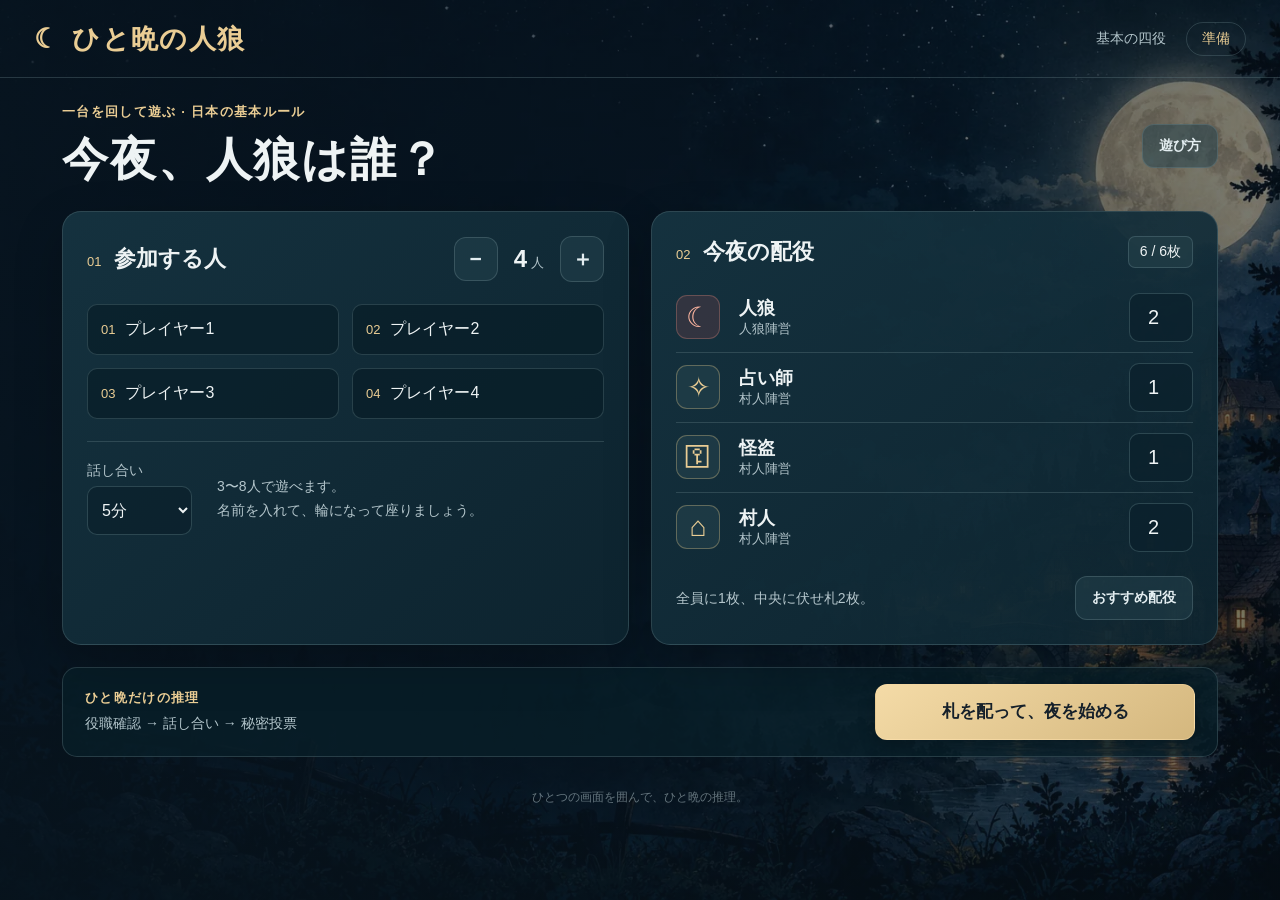
<file: index.html>
<!doctype html>
<html lang="ja"><head><meta charset="utf-8"><meta name="viewport" content="width=device-width,initial-scale=1"><meta name="theme-color" content="#11182b"><title>ひと晩の人狼</title><link rel="icon" href="data:image/svg+xml,%3Csvg xmlns='http://www.w3.org/2000/svg' viewBox='0 0 32 32'%3E%3Crect width='32' height='32' rx='8' fill='%2311182b'/%3E%3Cpath d='M23 7A11 11 0 1 0 25 24A10 10 0 0 1 23 7' fill='%23edcd87'/%3E%3C/svg%3E"><style>:root{--night-art:url('[data-uri]')}
:root{color-scheme:dark;font-family:"Yu Gothic UI","Hiragino Sans",sans-serif;color:#eef3f4;background:#0a1721;--muted:#b3c5cb;--gold:#eacd94;--line:#66818755;--surface:#122b36e8}*{box-sizing:border-box}body{margin:0;min-height:100vh;background:linear-gradient(90deg,#081621d9,#08162188),var(--night-art) center/cover fixed,#0b1d29}button,input,select{font:inherit}button{font-size:17px;font-weight:700;min-height:56px;padding:14px 22px;border:1px solid #ffdfaa66;border-radius:12px;color:#15202a;background:linear-gradient(145deg,#f4dba7,#d4b77e);box-shadow:0 5px 18px #0003;cursor:pointer;touch-action:manipulation}button:hover{filter:brightness(1.12)}button:disabled{opacity:.4;cursor:default;filter:none}button.secondary{color:#e3edf0;border-color:#738f9655;background:#24424e88;box-shadow:none}button.small{font-size:14px;min-height:44px;padding:10px 16px}button:focus-visible,input:focus-visible,select:focus-visible,summary:focus-visible,a:focus-visible{outline:3px solid #83d6f0;outline-offset:3px}header{height:78px;padding:0 34px;max-width:1320px;margin:auto;display:flex;align-items:center;justify-content:space-between;border-bottom:1px solid var(--line)}.brand{font-family:"Yu Mincho","Hiragino Mincho ProN",serif;font-size:27px;font-weight:700;letter-spacing:.05em;color:var(--gold);display:flex;gap:13px;align-items:center}.header-meta{display:flex;gap:20px;align-items:center;font-size:14px}.edition{color:var(--muted)}#phase{padding:7px 15px;border:1px solid var(--line);border-radius:30px;color:var(--gold)}main{max-width:1220px;margin:auto;padding:24px 32px}footer{font-size:12px;color:#b4c7cc88;text-align:center;padding:8px 20px 15px}h1,h2,h3,p{margin:0}h1{font-family:"Yu Mincho","Hiragino Mincho ProN",serif;font-weight:700;font-size:clamp(32px,4vw,46px);line-height:1.3;letter-spacing:.04em}h2{font-size:22px;line-height:1.45}h3{font-size:18px;line-height:1.5}p{font-size:16px;line-height:1.75;color:var(--muted);margin-top:13px}.eyebrow{font-size:13px;font-weight:700;color:var(--gold);letter-spacing:.1em;display:inline-block;margin-bottom:9px}.row{display:flex;justify-content:space-between;align-items:center;gap:14px}.panel{background:linear-gradient(140deg,#163441ed,#0e2530ed);border:1px solid var(--line);border-radius:19px;padding:24px;box-shadow:0 18px 50px #0003;min-width:0}.setup-heading{display:flex;justify-content:space-between;align-items:center;margin-bottom:21px}.layout{display:grid;grid-template-columns:1fr 1fr;gap:22px}.section-number{font-size:13px;color:var(--gold);font-weight:400;margin-right:6px}.counter{display:flex;align-items:center;gap:16px}.counter button{width:44px;padding:8px;font-size:21px}.counter strong{font-size:24px;font-variant-numeric:tabular-nums;white-space:nowrap}.counter small{font-size:13px;color:var(--muted);padding-left:4px;font-weight:400}.names{display:grid;grid-template-columns:1fr 1fr;gap:13px;margin-top:22px}.names label{position:relative;display:flex;align-items:center;gap:10px;background:#081d27b3;border:1px solid #68838b55;border-radius:10px;padding:0 13px}.seat{font-size:13px;color:var(--gold);font-variant-numeric:tabular-nums}input,select{width:100%;min-height:49px;color:#eef3f4;border:1px solid #6e909755;border-radius:10px;padding:10px;background:#0b202bb3;font-size:16px}.names input{border:0;background:none;padding:10px 0;min-width:0}input[type=number]{width:64px;text-align:center;font-size:20px}label{font-size:14px;color:var(--muted)}.setup-settings{display:flex;gap:25px;align-items:center;border-top:1px solid var(--line);padding-top:20px;margin-top:22px}.setup-settings label{display:grid;gap:6px;min-width:105px}.setup-settings p{font-size:14px;margin:0}.badge{padding:6px 11px;border:1px solid #718d9555;border-radius:7px;font-size:14px;background:#233f49aa;white-space:nowrap}.badge.invalid{color:#ffb5aa;border-color:#ba7a70}.role-list{margin-top:15px}.role-row{display:grid;grid-template-columns:48px 1fr 64px;gap:15px;align-items:center;padding:10px 0;border-bottom:1px solid var(--line)}.role-row strong{display:block;font-size:18px;color:#eef3f4}.role-row div span{font-size:13px}.role-row:last-child{border-bottom:0}.role-emblem{height:44px;width:44px;border-radius:11px;display:grid;place-items:center;font-size:28px;color:var(--gold);border:1px solid #c9b48166;background:#29465080}.wolf .role-emblem{background:#563b4677;color:#ffb6a0;border-color:#ba7a7066}.deck-note{margin-top:14px}.deck-note p{font-size:14px;margin:0}.launch-bar{display:flex;align-items:center;justify-content:space-between;gap:20px;background:#09202abb;border:1px solid var(--line);border-radius:15px;padding:16px 22px;margin-top:22px}.launch-bar p{margin:0;font-size:14px}.launch-bar .eyebrow{margin-bottom:4px}.launch-bar button{min-width:320px}.error{color:#ffb5aa;font-size:14px}.error:not(:empty){margin-top:6px}.wide{width:100%;margin-top:18px}.handoff{display:grid;grid-template-columns:290px minmax(0,480px);justify-content:center;gap:65px;align-items:center;min-height:520px}.card-back{height:370px;max-width:260px;width:100%;padding:28px;border:1px solid #d6c28f99;border-radius:20px;outline:1px solid #d6c28f55;outline-offset:-12px;background:radial-gradient(ellipse,#36626a99,#0b243399),var(--night-art) 75% center/cover;box-shadow:0 22px 60px #0008,0 0 40px #96b9bc15;display:flex;align-items:center;justify-content:space-between;flex-direction:column;transform:rotate(-5deg)}.moon-mark{font-size:120px;line-height:1;color:var(--gold);text-shadow:0 0 35px #eacd9466}.card-ornament{color:var(--gold);font-size:18px}.card-caption{font-family:"Yu Mincho",serif;letter-spacing:.2em;color:var(--gold);font-size:19px}.handoff h1{overflow-wrap:anywhere}.handoff h1 small{display:block;font-family:"Yu Gothic UI",sans-serif;letter-spacing:0;font-weight:400;font-size:20px;color:var(--muted);margin-top:13px}.progress{display:flex;gap:7px;margin-top:25px;margin-bottom:7px}.dot{height:5px;width:28px;border-radius:4px;background:#6e8a9355}.dot.done{background:#8ea9ad}.dot.current{background:var(--gold);box-shadow:0 0 12px #eacd9455}.privacy-note{display:block;font-size:14px;color:var(--muted);text-align:center;margin-top:15px}.secret-head{display:flex;justify-content:space-between;align-items:center;margin-bottom:18px}.secret-head .eyebrow{font-size:12px;margin-bottom:3px}.secret-head h2{overflow-wrap:anywhere}.private-grid{display:grid;grid-template-columns:310px 1fr;gap:26px;align-items:stretch}.role-card{border:1px solid #b7a36c99;border-radius:20px;outline:1px solid #b7a36c44;outline-offset:-10px;background:linear-gradient(0deg,#091c2bd9,#254754bb),var(--night-art) 75% center/cover;box-shadow:0 16px 50px #0005;min-height:400px;display:flex;flex-direction:column;align-items:center;justify-content:center;padding:30px;text-align:center}.role-card.wolf{background:linear-gradient(0deg,#191c2aeb,#5a374999),var(--night-art) 75% center/cover;border-color:#cb897b99}.large-emblem{font-size:83px;color:var(--gold);line-height:1.2;margin:15px 0;text-shadow:0 0 35px #efd09544}.role-card h1{font-size:40px;color:var(--gold)}.team-label{font-size:14px;border:1px solid #c9b48166;border-radius:30px;color:var(--gold);padding:5px 15px;margin-top:16px}.role-card p{font-size:14px;margin-top:25px}.action-panel{display:flex;flex-direction:column;min-height:400px}.action-panel>p{margin-bottom:18px}.action-panel .eyebrow{margin-bottom:8px}.actions{display:flex;gap:12px;flex-wrap:wrap}.actions button{flex:1}.mode-switch{margin-bottom:8px}.mode-switch button{font-size:16px}.choices{display:grid;grid-template-columns:1fr 1fr;gap:12px}.choice{display:flex;align-items:center;gap:10px;min-height:62px;color:#edf6f6;background:#1a3946c9;border:1px solid #718f9966;text-align:left;padding:13px 15px;font-size:17px;box-shadow:none;overflow-wrap:anywhere}.choice-number{color:var(--gold);font-size:13px;flex-shrink:0}.choice-check{margin-left:auto;color:#799da7}.choice.selected{background:#665e3977;border-color:var(--gold);box-shadow:inset 0 0 0 1px var(--gold)}.choice.selected .choice-check{color:var(--gold)}.choice span:nth-child(2){min-width:0}.selection-label{font-size:14px!important;margin:10px 0 12px!important}.reveal{background:#132e39;border:1px solid #688d9666;border-left:3px solid var(--gold);padding:22px;border-radius:11px;margin:4px 0 10px}.reveal strong{display:block;color:var(--gold);font-family:"Yu Mincho",serif;font-size:28px;margin:8px 0;overflow-wrap:anywhere}.reveal span{color:var(--muted);font-size:15px}.reveal p{font-size:14px;margin-top:12px}.reveal-item+.reveal-item{border-top:1px solid var(--line);padding-top:15px;margin-top:15px}.robber-result{border-color:#baa57688}.skip{align-self:center;margin-top:12px;background:none!important;border:0!important;color:var(--muted)!important;text-decoration:underline;text-underline-offset:5px;box-shadow:none!important}.action-bottom{margin-top:auto}.center-cards{display:flex;gap:20px;justify-content:center;margin-top:16px}.mini-back{height:115px;width:82px;border:1px solid #d6c28f88;border-radius:10px;outline:1px solid #d6c28f44;outline-offset:-6px;display:grid;place-items:center;color:var(--gold);font-family:serif;font-size:32px;background:radial-gradient(ellipse,#345d6a,#132936)}.quiet-note{text-align:center;margin:25px 0;color:var(--gold)}.quiet-note>span{font-size:46px}.note{font-size:14px;line-height:1.7;color:var(--muted)}.discussion-grid{display:grid;grid-template-columns:1fr 1fr;gap:40px;align-items:center;min-height:520px}.discussion-copy h1{margin:12px 0}.badges{display:flex;gap:8px;flex-wrap:wrap;margin-top:22px}.discussion-hints{border-left:1px solid #d1b97f66;padding-left:20px;margin-top:30px;margin-bottom:20px}.discussion-hints p{font-size:15px;margin-top:17px}.discussion-hints strong{color:#ecf2f3}.timer-panel{text-align:center;padding:34px 25px}.clock{font-size:clamp(70px,10vw,118px);font-family:Georgia,serif;font-variant-numeric:tabular-nums;color:var(--gold);line-height:1.2;margin:22px 0 30px}.timer-panel>.wide{margin-top:25px}.timer-panel .actions button{font-size:15px;padding:14px}.vote-grid{display:grid;grid-template-columns:300px 1fr;gap:28px}.vote-copy{padding:15px 5px}.vote-sigil{font-size:100px;color:var(--gold);line-height:1.2;margin-top:18px}.vote-confirm{margin-top:auto}.vote-confirm p{font-size:15px;margin-top:15px;overflow-wrap:anywhere}.result-heading{display:flex;gap:20px;justify-content:space-between;align-items:center;margin-bottom:22px}.result-heading h1{font-size:34px;color:var(--gold)}.result-heading p{font-size:15px}.result-heading .actions{flex-shrink:0}.result-heading button{font-size:15px;padding:13px 18px}.result-grid{display:grid;grid-template-columns:1.65fr 1fr;gap:22px}.table-wrap{overflow-x:auto}.result-table{width:100%;border-collapse:collapse;text-align:left;margin-top:15px;table-layout:fixed}.result-table th,.result-table td{padding:13px 9px;border-bottom:1px solid var(--line);font-size:16px;overflow-wrap:anywhere}.result-table th{color:var(--muted);font-size:13px;font-weight:400}.result-table th:first-child{width:34%}.result-table th:last-child{width:14%}.result-table tr.exiled{background:#71464c33}.execution{font-size:12px;color:#ffbbab;border:1px solid #b6797066;border-radius:4px;padding:2px 5px;white-space:nowrap}.wolf-text{color:#ffb6a0}.center-results{display:grid;grid-template-columns:1fr 1fr;gap:13px;margin:16px 0 22px}.center-results>div{display:flex;align-items:center;flex-direction:column;gap:10px;border:1px solid #ac9f7066;border-radius:10px;padding:15px;background:#17313c}.center-results>div>span:first-child{font-size:13px;color:var(--muted)}details{margin-top:18px;color:var(--muted);font-size:14px}summary{cursor:pointer;color:#e5edf0;min-height:44px;padding-top:10px}.stack{display:grid;gap:12px;margin-top:15px}.muted{color:var(--muted)}dialog{color:#eef3f4;background:#102631;border:1px solid #7b969b77;border-radius:18px;padding:0;max-width:900px;width:calc(100% - 48px);max-height:calc(100dvh - 50px);box-shadow:0 30px 100px #0009}dialog::backdrop{background:#04101bcc;backdrop-filter:blur(6px)}.rule-modal{padding:28px}.rule-modal>.row{position:sticky;top:-1px;background:#102631;padding-bottom:15px}.rule-sections{display:grid;grid-template-columns:1fr 1fr;gap:22px;margin-top:15px}.rule-sections section{border-top:1px solid var(--line);padding-top:18px}.rule-sections p{font-size:15px}.rule-sections a{color:var(--gold)}#privacy{position:fixed;inset:0;z-index:9;background:#0b1d29;display:grid;place-items:center;padding:24px}#privacy[hidden]{display:none}#privacy .panel{max-width:520px;width:100%;text-align:center}#privacy button{margin-top:22px}#privacy h2{margin-top:12px}body[data-screen=private] footer,body[data-screen=handoff] footer{opacity:.55}@media(min-width:850px) and (max-height:800px){header{height:64px}main{padding:18px 28px}.setup-heading{margin-bottom:15px}h1{font-size:36px}.panel{padding:20px}.names{margin-top:15px;gap:10px}.role-row{padding:8px 0}.setup-settings{padding-top:15px;margin-top:17px}.launch-bar{margin-top:16px;padding:12px 20px}.handoff{min-height:480px}.discussion-grid{min-height:460px}.role-card,.action-panel{min-height:390px}.role-card p{margin-top:18px}.result-table th,.result-table td{padding:10px 8px}}@media(max-width:849px){header{padding:0 22px;height:68px}.brand{font-size:23px}.edition{display:none}main{padding:22px}.layout{gap:15px}.panel{padding:19px}.setup-grid{grid-template-columns:1fr}.launch-bar{align-items:stretch;flex-direction:column;gap:12px}.launch-bar button{min-width:0;width:100%}.handoff{grid-template-columns:220px 1fr;gap:30px;min-height:500px}.card-back{height:315px}.private-grid{grid-template-columns:230px 1fr;gap:18px}.role-card{padding:25px 16px}.role-card h1{font-size:32px}.large-emblem{font-size:66px}.choices{gap:9px}.choice{padding:12px;font-size:15px}.discussion-grid{gap:23px}.discussion-copy h1{font-size:34px}.vote-grid{grid-template-columns:210px 1fr;gap:20px}.result-heading{align-items:flex-start;flex-direction:column}.result-grid{grid-template-columns:1.3fr 1fr}.result-table td{font-size:14px}.header-meta{font-size:13px}}@media(max-width:600px){header{padding:0 18px}.brand{font-size:21px}main{padding:20px 16px}.setup-heading h1{font-size:30px}.setup-heading .eyebrow{font-size:11px}.setup-heading button{padding:9px 13px}.names{gap:10px}.counter{gap:10px}h2{font-size:20px}.deck-note{flex-wrap:wrap}.handoff{grid-template-columns:1fr;gap:24px;min-height:0;text-align:center;padding:18px 5px}.card-back{height:185px;width:135px;margin:auto;padding:21px;transform:rotate(-4deg)}.moon-mark{font-size:61px}.card-caption{font-size:11px}.card-ornament{font-size:12px}.handoff h1{font-size:34px}.handoff h1 small{font-size:18px}.handoff .progress{justify-content:center}.private-grid,.vote-grid,.discussion-grid,.result-grid{grid-template-columns:1fr;gap:19px}.role-card{min-height:0;padding:23px;display:grid;grid-template-columns:75px 1fr;column-gap:16px;text-align:left;justify-content:start}.role-card .eyebrow{grid-column:2;font-size:12px;margin:0}.role-card .large-emblem{grid-column:1;grid-row:1/4;font-size:62px;margin:0;text-align:center}.role-card h1{grid-column:2;font-size:30px;margin-top:3px}.team-label{grid-column:2;justify-self:start;margin-top:6px;font-size:12px;padding:3px 10px}.role-card p{display:none}.action-panel{min-height:0;padding:20px}.private .choices{grid-template-columns:1fr 1fr}.choice{min-height:62px;font-size:15px}.secret-head h2{font-size:19px}.vote-copy{padding:0}.vote-copy h1{font-size:33px}.vote-copy p{font-size:14px}.vote-copy .vote-sigil{display:none}.vote-copy .note{display:none}.vote-copy .progress{margin-top:15px}.discussion-grid{min-height:0}.discussion-hints{margin-top:20px}.timer-panel{padding:26px 20px}.clock{font-size:90px}.result-table td{font-size:14px;padding:12px 6px}.result-heading h1{font-size:30px}.rule-sections{grid-template-columns:1fr}.rule-modal{padding:22px}.rule-modal h2{font-size:21px}dialog{width:calc(100% - 24px)}.result-side{margin-bottom:12px}}@media(prefers-reduced-motion:no-preference){button{transition:filter .15s,background .15s,box-shadow .15s}.role-card,.card-back{animation:arrive .35s ease-out}.reveal{animation:arrive .25s ease-out}@keyframes arrive{from{opacity:.3;translate:0 7px}to{opacity:1;translate:0 0}}}
@media(min-width:850px){.choices:has(.choice:nth-child(5)){grid-template-columns:repeat(3,minmax(0,1fr))}.choice{min-height:58px;font-size:16px}.action-panel>p{margin-bottom:14px}.skip{margin-top:6px}}

.abstain{margin-top:14px;justify-content:center}.abstain .choice-check{margin-left:12px}

.gather-note{margin-top:24px;padding:17px 20px;border-left:2px solid var(--gold);background:#142e3988;border-radius:0 10px 10px 0}.gather-note>span{color:var(--gold);font-size:16px}.gather-note p{font-size:14px;margin-top:6px}.result-gather .handoff-copy h1{font-size:clamp(28px,3.4vw,40px)}.reveal-count{font-family:Georgia,serif;font-size:130px;line-height:1.2;color:var(--gold);margin:25px 0;text-shadow:0 0 40px #eacd9455}body[data-screen=unveiling] .card-back{transform:rotate(0deg);box-shadow:0 0 65px #eacd9433}body[data-screen=gather] footer,body[data-screen=unveiling] footer{opacity:.5}@media(max-width:600px){.gather-note{text-align:left;margin-top:18px}.result-gather .handoff-copy h1{font-size:29px}.reveal-count{font-size:100px;margin:18px 0}}@media(prefers-reduced-motion:no-preference){body[data-screen=gather] .card-back{animation:sealed-pulse 3s ease-in-out infinite}body[data-screen=unveiling] .card-back{transition:transform 2s,box-shadow 2s}body[data-screen=results] .win{animation:arrive .5s ease-out}@keyframes sealed-pulse{50%{box-shadow:0 22px 60px #0008,0 0 40px #eacd9433}}}
</style></head>
<body><header><div class="brand">☾ <span>ひと晩の人狼</span></div><div class="header-meta"><span class="edition">基本の四役</span><span id="phase">準備</span></div></header><main id="app"></main><footer>ひとつの画面を囲んで、ひと晩の推理。</footer><dialog id="rules" aria-label="遊び方"></dialog><div id="privacy" hidden><div class="panel"><span class="eyebrow">画面を隠しました</span><h2>本人だけで確認</h2><p>周りの人に見えないように持ってください。</p><button id="resume">続きの画面を開く</button></div></div><script>'use strict';
const ROLES={wolf:{name:'人狼',symbol:'☾',team:'人狼陣営',text:'ほかに人狼がいるか確認します。中央の札は見られません。'},seer:{name:'占い師',symbol:'✧',team:'村人陣営',text:'ほかの人1人の役職、または中央の2枚を確認できます。'},robber:{name:'怪盗',symbol:'⚿',team:'村人陣営',text:'自分とほかの人1人の役職を交換して、受け取る札を確認します。'},villager:{name:'村人',symbol:'⌂',team:'村人陣営',text:'夜の行動はありません。話し合いで情報を集め、人狼を探しましょう。'}};
const $=s=>document.querySelector(s),app=$('#app');
const esc=s=>String(s).replace(/[&<>"']/g,c=>({'&':'&amp;','<':'&lt;','>':'&gt;','"':'&quot;',"'":'&#39;'}[c]));
let config={names:['プレイヤー1','プレイヤー2','プレイヤー3','プレイヤー4'],counts:{wolf:2,seer:1,robber:1,villager:2},minutes:5};
let game=null,screen='setup',selected=[],mode='',revealed=false,timer=null,remaining=300,running=false,deadline=0;
function phase(text){$('#phase').textContent=text;}
function paint(html){app.innerHTML=html;document.body.dataset.screen=screen;window.scrollTo(0,0);}
function button(text,action,cls=''){return `<button class="${cls}" data-action="${action}">${text}</button>`;}
function progress(){return `<div class="progress" aria-label="${game.i+1}人目、全${game.names.length}人">${game.names.map((_,i)=>`<span class="dot ${i<game.i?'done':''} ${i===game.i?'current':''}"></span>`).join('')}</div>`;}
function setup(){screen='setup';phase('準備');paint(`<div class="setup-heading"><div><span class="eyebrow">一台を回して遊ぶ · 日本の基本ルール</span><h1>今夜、人狼は誰？</h1></div>${button('遊び方','rules','secondary small')}</div><div class="layout setup-grid"><section class="panel"><div class="row"><h2><span class="section-number">01</span> 参加する人</h2><div class="counter">${button('−','minus','secondary small')}<strong>${config.names.length}<small>人</small></strong>${button('＋','plus','secondary small')}</div></div><div class="names">${config.names.map((n,i)=>`<label><span class="seat">${String(i+1).padStart(2,'0')}</span><input aria-label="プレイヤー${i+1}の名前" data-name="${i}" value="${esc(n)}" maxlength="20" autocomplete="off"></label>`).join('')}</div><div class="setup-settings"><label>話し合い<select id="minutes">${[3,5,7,10].map(m=>`<option value="${m}" ${config.minutes===m?'selected':''}>${m}分</option>`).join('')}</select></label><p>3〜8人で遊べます。<br>名前を入れて、輪になって座りましょう。</p></div></section><section class="panel"><div class="row"><h2><span class="section-number">02</span> 今夜の配役</h2><span id="count" class="badge"></span></div><div class="role-list">${Object.entries(ROLES).map(([k,r])=>`<label class="role-row ${k}"><span class="role-emblem" aria-hidden="true">${r.symbol}</span><div><strong>${r.name}</strong><span>${r.team}</span></div><input aria-label="${r.name}の枚数" type="number" inputmode="numeric" min="0" max="${k==='wolf'?2:k==='villager'?8:1}" data-role="${k}" value="${config.counts[k]}"></label>`).join('')}</div><div class="row deck-note"><p>全員に1枚、中央に伏せ札2枚。</p>${button('おすすめ配役','preset','secondary small')}</div></section></div><div class="launch-bar"><div><span class="eyebrow">ひと晩だけの推理</span><p>役職確認 → 話し合い → 秘密投票</p><div id="error" class="error" role="alert"></div></div>${button('札を配って、夜を始める','start')}</div>`);count();$('[data-action="minus"]').disabled=config.names.length===3;$('[data-action="plus"]').disabled=config.names.length===8;}
function count(){const total=Object.values(config.counts).reduce((a,b)=>a+b,0);$('#count').textContent=`${total} / ${config.names.length+2}枚`;$('#count').classList.toggle('invalid',total!==config.names.length+2);}
function preset(){config.counts={wolf:2,seer:1,robber:1,villager:config.names.length-2};setup();}
function shuffle(a){for(let i=a.length-1;i>0;i--){const buf=new Uint32Array(1);let x;const limit=Math.floor(4294967296/(i+1))*(i+1);do{crypto.getRandomValues(buf);x=buf[0];}while(x>=limit);const j=x%(i+1);[a[i],a[j]]=[a[j],a[i]];}return a;}
function start(){const n=config.names.map(x=>x.trim()),c=config.counts;let err='';if(n.some(x=>!x))err='全員の名前を入れてください。';else if(new Set(n).size!==n.length)err='区別できるように、名前を変えてください。';else if(Object.entries(c).some(([k,v])=>!Number.isInteger(v)||v<0||v>(k==='wolf'?2:k==='villager'?8:1)))err='役職の枚数を確認してください。';else if(c.wolf<1)err='人狼を1〜2枚入れてください。';else if(Object.values(c).reduce((a,b)=>a+b,0)!==n.length+2)err=`役職を合計${n.length+2}枚にしてください。`;if(err){$('#error').textContent=err;return;}config.names=n;stopTimer();hideOff();const deck=shuffle(Object.entries(c).flatMap(([k,v])=>Array(v).fill(k)));game={names:[...n],original:deck.slice(0,n.length),final:deck.slice(0,n.length),center:deck.slice(n.length),i:0,stage:'night',rob:null,votes:[],log:[]};remaining=config.minutes*60;handoff();}
function handoff(){screen='handoff';revealed=false;selected=[];mode='';phase(game.stage==='night'?'夜 · 秘密の確認':'昼 · 秘密投票');paint(`<section class="handoff"><div class="card-back" aria-hidden="true"><div class="card-ornament">✦</div><span class="moon-mark">☾</span><span class="card-caption">ひと晩の人狼</span><div class="card-ornament">✦</div></div><div class="handoff-copy"><span class="eyebrow">${game.stage==='vote'?'秘密投票':'役職と夜の行動'} · ${game.i+1} / ${game.names.length}</span><h1>${esc(game.names[game.i])}<small>さんへ渡してください</small></h1><p>本人だけが画面を見られるように、<br>タブレットを手元に持ってください。</p>${progress()}${button('私です。秘密の画面を開く','open','wide')}<span class="privacy-note">役職と投票先は、まだ隠れています。</span></div></section>`);}
function privateShell(content){paint(`<section class="private"><div class="secret-head"><div><span class="eyebrow">本人だけで確認</span><h2>${esc(game.names[game.i])}さん</h2></div>${button('画面を隠す','hide','secondary small')}</div>${content}</section>`);}
function options(indices,center=false){return `<div class="choices">${indices.map(i=>`<button class="choice ${selected.includes((center?'c':'p')+i)?'selected':''}" aria-pressed="${selected.includes((center?'c':'p')+i)}" data-pick="${center?'c':'p'}${i}"><span class="choice-number">${center?['A','B'][i]:String(i+1).padStart(2,'0')}</span><span>${center?'中央の札 '+['A','B'][i]:esc(game.names[i])}</span><span class="choice-check" aria-hidden="true">${selected.includes((center?'c':'p')+i)?'✓':'○'}</span></button>`).join('')}</div>`;}
function other(){return game.names.map((_,i)=>i).filter(i=>i!==game.i);}
function nextButton(){return button(game.i===game.names.length-1?'隠して、全員の話し合いへ':'隠して次の人へ','next','wide');}
function roleCard(role){const r=ROLES[role];return `<div class="role-card ${role}"><span class="eyebrow">夜の始めのあなた</span><span class="large-emblem" aria-hidden="true">${r.symbol}</span><h1>${r.name}</h1><span class="team-label">${r.team}</span><p>交換されると、<br>最後の役職は変わるかもしれません。</p></div>`;}
function open(){screen='private';revealed=false;selected=[];mode='';game.stage==='vote'?vote():night();}
function night(){const role=game.original[game.i],r=ROLES[role];let html=`<div class="private-grid">${roleCard(role)}<section class="panel action-panel"><span class="eyebrow">夜の行動</span><h2>${role==='seer'?'どちらを占いますか？':role==='robber'?'誰と役職を交換しますか？':role==='wolf'?'仲間を確認しましょう':'今夜は、静かに休みます。'}</h2><p>${r.text}</p>`;
if(role==='wolf'){const mates=other().filter(i=>game.original[i]==='wolf');html+=`<div class="reveal"><span>${mates.length?'あなた以外の人狼':'あなた以外の人狼は'}</span><strong>${mates.length?mates.map(i=>esc(game.names[i])+'さん').join('、'):'いません'}</strong><p>夜の始めの情報です。怪盗に交換される可能性があります。</p></div><div class="action-bottom">${nextButton()}</div>`;}
else if(role==='seer'){if(revealed)html+=revealHTML()+`<div class="action-bottom">${nextButton()}</div>`;else{html+=`<div class="actions mode-switch">${button('1人を見る','seer-player',mode==='player'?'':'secondary')}${button('中央の2枚を見る','seer-center',mode==='center'?'':'secondary')}</div>`;if(mode==='player')html+=`<p class="selection-label">確認する人を1人選んでください。</p>${options(other())}`;if(mode==='center')html+=`<div class="center-cards"><div class="mini-back">A</div><div class="mini-back">B</div></div><p class="selection-label">中央の2枚を、両方確認します。</p>`;if(mode)html+=button('占い結果を見る','reveal','wide');html+=button('占わずに終える','skip','secondary small skip');}}
else if(role==='robber'){if(revealed)html+=revealHTML()+`<p class="note">あなたはこの役職になります。交換相手には通知されません。新しい役職の夜の能力は使えません。</p><div class="action-bottom">${nextButton()}</div>`;else html+=`${options(other())}${button('この人と交換して確認する','exchange','wide')}${button('交換せずに終える','skip','secondary small skip')}`;}
else html+=`<div class="quiet-note"><span aria-hidden="true">✦</span><p>誰が何を見たのか。<br>朝になったら、話を聞いてみましょう。</p></div><div class="action-bottom">${nextButton()}</div>`;
privateShell(html+'</section></div>');const confirm=$('[data-action="reveal"], [data-action="exchange"]');if(confirm)confirm.disabled=selected.length!==(role==='seer'&&mode==='center'?2:1);}
function revealHTML(){return `<div class="reveal ${game.original[game.i]==='robber'?'robber-result':''}">${selected.map(t=>`<div class="reveal-item"><span>${t[0]==='c'?'中央の札 '+['A','B'][+t.slice(1)]:esc(game.names[+t.slice(1)])+'さん'}${game.original[game.i]==='robber'?'と交換して、あなたは':''}</span><strong>${ROLES[t[0]==='c'?game.center[+t.slice(1)]:game.original[+t.slice(1)]].name}</strong></div>`).join('')}${game.original[game.i]==='seer'?'<p>占い結果は、交換が行われる前の役職です。</p>':''}</div>`;}
function resolveNight(){game.final=[...game.original];if(game.rob){const[a,b]=game.rob;[game.final[a],game.final[b]]=[game.final[b],game.final[a]];game.log.push(`${game.names[a]}さんが${game.names[b]}さんと交換`);}}
function next(){hideOff();game.i++;if(game.i<game.names.length){handoff();return;}game.i=0;if(game.stage==='night'){resolveNight();discussion();}else gather();}
function discussion(){screen='discussion';phase('昼 · 話し合い');paint(`<div class="discussion-grid"><section class="discussion-copy"><span class="eyebrow">全員で画面を見てください</span><h1>夜が明けました。</h1><p>誰を占った？ 誰と交換した？<br>見たこと、聞いたことを持ち寄りましょう。</p><div class="badges">${Object.entries(config.counts).filter(([,v])=>v).map(([k,v])=>`<span class="badge">${ROLES[k].name} × ${v}</span>`).join('')}</div><div class="discussion-hints"><p><strong>役職は変わっているかも</strong><br>占いは最初の札。勝敗は最後の札で決まります。</p><p><strong>人狼がいないと思ったら</strong><br>「投票しない」を選べます。全員が投票しなければ、処刑なしになります。</p></div>${button('遊び方を確認','rules','secondary small')}</section><section class="panel timer-panel"><span class="eyebrow">話し合いの時間</span><div id="clock" class="clock" role="timer"></div><div class="actions">${button('タイマーを始める','timer')}${button('時間を戻す','reset-time','secondary')}</div><p class="note">時間が来ても、自動で投票には進みません。</p>${button('話し合いを終えて、秘密投票へ','begin-vote','wide')}</section></div>`);clock();}
function clock(){if(!$('#clock'))return;$('#clock').textContent=`${Math.floor(remaining/60)}:${String(remaining%60).padStart(2,'0')}`;const b=$('[data-action="timer"]');b.textContent=running?'一時停止':remaining===0?'時間になりました':'タイマーを始める';b.disabled=remaining===0;}
function stopTimer(){clearInterval(timer);timer=null;running=false;}
function toggleTimer(){if(running){remaining=Math.max(0,Math.ceil((deadline-Date.now())/1000));stopTimer();}else{running=true;deadline=Date.now()+remaining*1000;timer=setInterval(()=>{remaining=Math.max(0,Math.ceil((deadline-Date.now())/1000));if(!remaining)stopTimer();clock();},250);}clock();}
function vote(){privateShell(`<div class="vote-grid"><div class="vote-copy"><span class="eyebrow">最後の決断</span><h1>人狼は、誰？</h1><p>1人を選ぶか、投票しないを選びます。<br>投票先は、全員が投票するまで秘密です。</p><div class="vote-sigil" aria-hidden="true">☾</div>${progress()}<p class="note">人狼がいないと思ったら「投票しない」を選べます。</p></div><section class="panel action-panel"><h2>投票する相手</h2>${options(other())}<button class="choice abstain ${selected.includes('none')?'selected':''}" data-pick="none" aria-pressed="${selected.includes('none')}"><span class="choice-number">☾</span><span>投票しない（平和村を願う）</span><span class="choice-check">${selected.includes('none')?'✓':'○'}</span></button><div class="vote-confirm"><p id="vote-target">相手を選んでください。</p>${button('投票を確定して、画面を隠す','cast','wide')}</div></section></div>`);$('[data-action="cast"]').disabled=selected.length!==1;if(selected.length)$('#vote-target').textContent=selected[0]==='none'?'誰にも投票しません。':game.names[+selected[0].slice(1)]+'さんに投票します。';}
function outcome(g){const counts=g.names.map((_,i)=>g.votes.filter(v=>v===i).length),max=Math.max(...counts),exiled=counts.map((v,i)=>v===max&&max>=2?i:-1).filter(i=>i>=0),wolves=g.final.map((r,i)=>r==='wolf'?i:-1).filter(i=>i>=0),village=wolves.length?exiled.some(i=>wolves.includes(i)):exiled.length===0;return{counts,exiled,wolves,village};}
function gather(){screen='gather';game.stage='finished';phase('全員集合 · 結果はまだ秘密');paint(`<section class="handoff result-gather"><div class="card-back" aria-hidden="true"><div class="card-ornament">✦</div><span class="moon-mark">☾</span><span class="card-caption">ひと晩の真相</span><div class="card-ornament">✦</div></div><div class="handoff-copy"><span class="eyebrow">全員の投票がそろいました</span><h1>さあ、全員で<br>タブレットを囲もう。</h1><p>タブレットを真ん中に置いて、<br>みんなに画面が見えるようにしてください。</p><div class="gather-note"><span>あなたたちの推理は、当たっていた？</span><p>最後の役職も、勝敗も、まだ秘密です。</p></div>${button('全員そろった。運命の結果を開く','reveal-results','wide')}<span class="privacy-note">全員の準備ができてから押してください。</span></div></section>`);}
function revealResults(){if(screen!=='gather')return;screen='unveiling';document.body.dataset.screen=screen;phase('真相が明らかになる');const b=$('[data-action="reveal-results"]');b.disabled=true;b.textContent='結果を開いています…';$('.handoff-copy').innerHTML=`<span class="eyebrow">ひと晩の真相</span><h1>この村に、人狼は…</h1><div class="reveal-count" role="status" aria-live="polite" aria-atomic="true">3</div><p>すべての札が、いま明らかになる。</p>`;let n=3;function tick(){if(screen!=='unveiling')return;n--;if(n===0){results();return;}$('.reveal-count').textContent=n;setTimeout(tick,850);}setTimeout(tick,850);}
function results(){screen='results';phase('結果発表');const o=outcome(game);paint(`<div class="result-heading"><div><span class="eyebrow">ひと晩の真相</span><h1 class="win">${o.village?'村人陣営の勝ち':o.wolves.length?'人狼陣営の勝ち':'全員の負け'}</h1><p>${o.exiled.length?'処刑：'+o.exiled.map(i=>esc(game.names[i])+'さん').join('、'):'2票以上を集めた人がいないため、処刑なし。'} · ${o.wolves.length?(o.village?'人狼が処刑されました。':'人狼は処刑されませんでした。'):'人狼のいない平和村でした。'}</p></div><div class="actions">${button('もう一度遊ぶ','again')}${button('設定に戻る','setup','secondary')}</div></div><div class="result-grid"><section class="panel"><h2>最後の役職</h2><div class="table-wrap"><table class="result-table"><thead><tr><th>名前</th><th>最初の札</th><th>最後の札</th><th>得票</th></tr></thead><tbody>${game.names.map((n,i)=>`<tr class="${o.exiled.includes(i)?'exiled':''}"><td>${esc(n)}${o.exiled.includes(i)?' <span class="execution">処刑</span>':''}</td><td>${ROLES[game.original[i]].name}</td><td><strong class="${game.final[i]==='wolf'?'wolf-text':''}">${ROLES[game.final[i]].name}</strong></td><td>${o.counts[i]}票</td></tr>`).join('')}</tbody></table></div><p class="note">勝った人：${game.names.filter((_,i)=>o.village?game.final[i]!=='wolf':o.wolves.length&&game.final[i]==='wolf').map(esc).join('、')||'なし'}</p></section><section class="panel result-side"><h3>中央に残っていた札</h3><div class="center-results">${game.center.map((r,i)=>`<div><span>${['A','B'][i]}</span><span class="role-emblem" aria-hidden="true">${ROLES[r].symbol}</span><strong>${ROLES[r].name}</strong></div>`).join('')}</div><h3>怪盗の行動</h3><p class="note">${game.log.length?game.log.map(esc).join('<br>'):'役職の交換はありませんでした。'}</p><details><summary>投票の記録</summary><div class="stack">${game.names.map((n,i)=>`<div class="row"><span>${esc(n)}</span><span class="muted">→ ${game.votes[i]===null?'投票しない':esc(game.names[game.votes[i]])}</span></div>`).join('')}</div></details></section></div>`);}
function rules(){const dialog=$('#rules');dialog.innerHTML=`<div class="rule-modal"><div class="row"><div><span class="eyebrow">日本の基本ルールをベースに</span><h2>ひと晩の遊び方</h2></div><button class="secondary small" id="close-rules" autofocus>閉じる</button></div><div class="rule-sections"><section><h3>01 準備</h3><p>人狼2枚、占い師1枚、怪盗1枚、村人は人数−2枚がおすすめ。全員に1枚配り、中央に2枚を伏せます。人数はこのアプリでは3〜8人です。</p></section><section><h3>02 夜の行動</h3><p>占い師はほかの人1人か中央の2枚を確認。人狼は最初の仲間を確認。怪盗はほかの人1人と交換して受け取る役職を確認。村人は待機します。占いと怪盗の交換は見送れます。</p><p>1台を回すため操作は席順ですが、占いと仲間確認は交換前の札を対象にし、全員の確認後に怪盗の交換を確定します。交換相手には通知しません。交換で手に入れた役職の夜の能力は使えません。</p></section><section class="role-guide"><h3>村人 · 村人陣営</h3><p>夜の特殊能力はありません。占い結果や怪盗の交換、発言の食い違いから人狼を推理します。怪盗に交換されていたら、最後の役職と陣営が変わっていることもあります。</p></section><section class="role-guide"><h3>人狼 · 人狼陣営</h3><p>夜の始めに、ほかの人狼が誰かを確認します。仲間がいない場合も中央の札は見られません。昼は正体を隠し、人狼が誰も処刑されないように立ち回ります。人狼が2人いても、1人が処刑されれば人狼陣営は負けです。怪盗に交換されていれば村人陣営になります。</p></section><section class="role-guide"><h3>占い師 · 村人陣営</h3><p>「自分以外の1人の役職」か「中央の2枚すべて」のどちらかを確認できます。両方は見られません。占いは見送ることもできます。見えるのは怪盗の交換前の役職なので、占った人の最後の役職が同じとは限りません。</p></section><section class="role-guide"><h3>怪盗 · 交換した役職の陣営</h3><p>自分とほかの人1人の札を交換し、受け取った役職を確認します。交換せずに終えてもかまいません。中央の札とは交換できません。人狼を受け取れば人狼陣営、それ以外なら村人陣営になります。交換相手には通知されず、新しい役職の夜の能力は使えません。</p></section><section><h3>03 話し合い</h3><p>自分の役職や確認した情報を話します。どの陣営も嘘をついてかまいません。役職画面を他人に見せて証明するのはやめましょう。夜の襲撃や途中の脱落はありません。</p></section><section><h3>04 秘密投票</h3><p>各自が自分以外の1人に1票、または「投票しない」を選びます。投票しないは誰の得票にも加えません。2票以上の最多得票者を処刑し、同数最多なら全員処刑。全員が投票しない場合や、全員の得票が1票以下の場合は誰も処刑しません。投票しない人がいても、誰かに2票以上集まれば処刑が行われます。</p></section><section><h3>05 勝敗</h3><p>交換後の役職で判定。人狼を1人でも処刑すれば村人陣営の勝ち。人狼がいるのに処刑できなければ人狼陣営の勝ち。人狼が中央にしかいない平和村では、処刑なしなら全員の勝ち、誰かを処刑すると全員の負けです。</p></section><section><h3>安心して回すために</h3><p>必ず隠すボタンを押してから渡してください。別のタブやアプリに移ると秘密の画面を隠します。再読み込みするとゲームはリセットされます。</p></section></div></div>`;dialog.showModal();$('#close-rules').onclick=()=>dialog.close();}
function hide(){if(screen==='private')$('#privacy').hidden=false;}
function hideOff(){$('#privacy').hidden=true;}
$('#resume').onclick=hideOff;
document.addEventListener('visibilitychange',()=>{if(document.hidden)hide();});window.addEventListener('blur',hide);
app.addEventListener('input',e=>{if(e.target.dataset.name!==undefined)config.names[+e.target.dataset.name]=e.target.value;if(e.target.dataset.role){config.counts[e.target.dataset.role]=Number(e.target.value);count();}if(e.target.id==='minutes')config.minutes=+e.target.value;});
app.addEventListener('click',e=>{const b=e.target.closest('button');if(!b||b.disabled)return;const a=b.dataset.action,t=b.dataset.pick;if(t){if(revealed)return;selected=selected.includes(t)?[]:[t];game.stage==='vote'?vote():night();return;}switch(a){case'plus':if(config.names.length<8){let k=config.names.length+1;while(config.names.includes('プレイヤー'+k))k++;config.names.push('プレイヤー'+k);preset();}break;case'minus':if(config.names.length>3){config.names.pop();preset();}break;case'preset':preset();break;case'start':start();break;case'open':open();break;case'hide':hide();break;case'rules':rules();break;case'seer-player':mode='player';selected=[];night();break;case'seer-center':mode='center';selected=['c0','c1'];night();break;case'reveal':revealed=true;night();break;case'exchange':game.rob=[game.i,+selected[0].slice(1)];revealed=true;night();break;case'skip':next();break;case'next':next();break;case'timer':toggleTimer();break;case'reset-time':stopTimer();remaining=config.minutes*60;clock();break;case'begin-vote':stopTimer();game.stage='vote';game.i=0;handoff();break;case'reveal-results':revealResults();break;case'cast':game.votes[game.i]=selected[0]==='none'?null:+selected[0].slice(1);next();break;case'again':start();break;case'setup':stopTimer();game=null;setup();break;}});
setup();
</script></body></html>
</file>
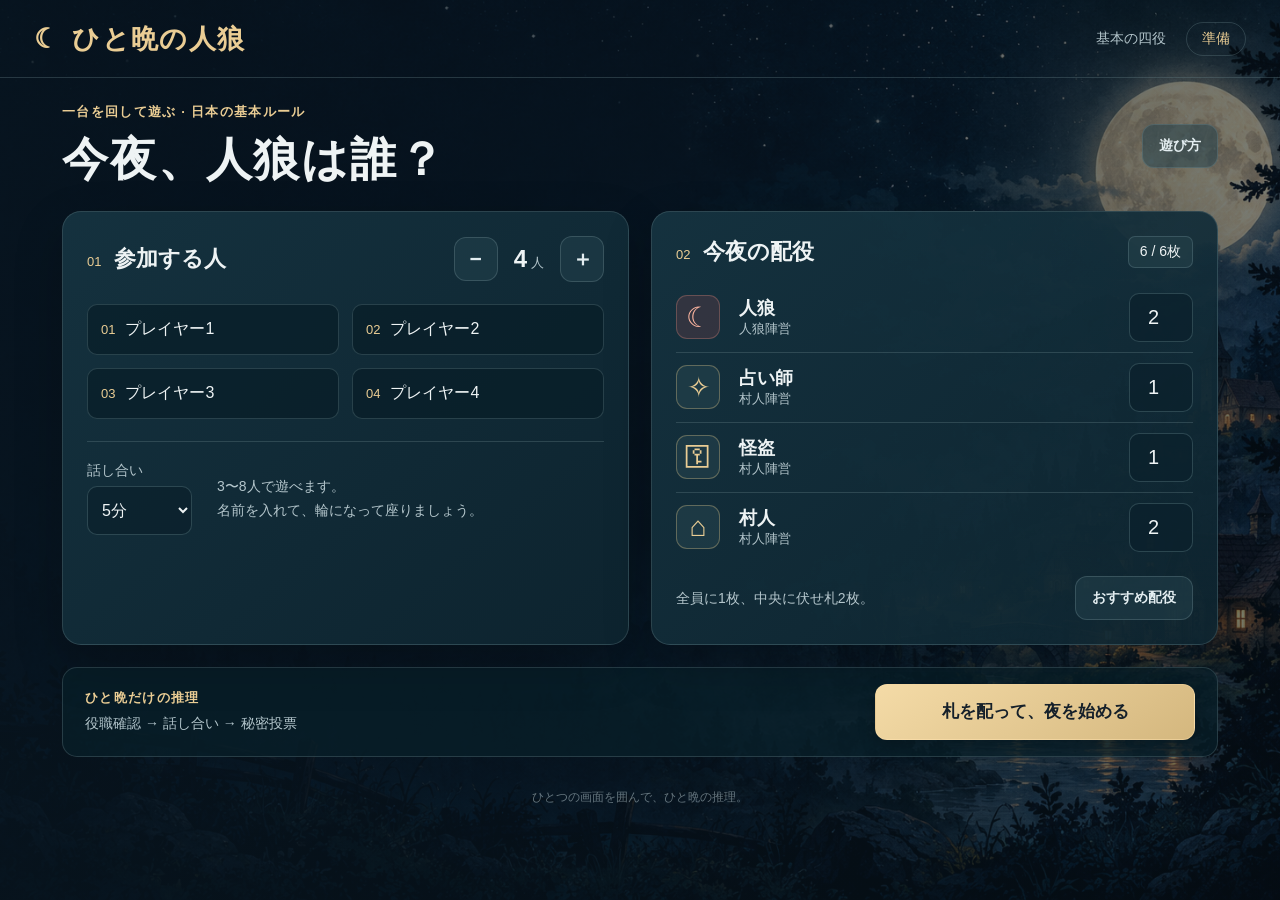
<file: src/index.html>
<!doctype html>
<html lang="ja"><head><meta charset="utf-8"><meta name="viewport" content="width=device-width,initial-scale=1"><meta name="theme-color" content="#11182b"><title>ひと晩の人狼</title><link rel="icon" href="data:image/svg+xml,%3Csvg xmlns='http://www.w3.org/2000/svg' viewBox='0 0 32 32'%3E%3Crect width='32' height='32' rx='8' fill='%2311182b'/%3E%3Cpath d='M23 7A11 11 0 1 0 25 24A10 10 0 0 1 23 7' fill='%23edcd87'/%3E%3C/svg%3E"><link rel="stylesheet" href="style.css"></head>
<body><header><div class="brand">☾ <span>ひと晩の人狼</span></div><div class="header-meta"><span class="edition">基本の四役</span><span id="phase">準備</span></div></header><main id="app"></main><footer>ひとつの画面を囲んで、ひと晩の推理。</footer><dialog id="rules" aria-label="遊び方"></dialog><div id="privacy" hidden><div class="panel"><span class="eyebrow">画面を隠しました</span><h2>本人だけで確認</h2><p>周りの人に見えないように持ってください。</p><button id="resume">続きの画面を開く</button></div></div><script src="game.js"></script></body></html>
</file>
<file: src/style.css>
:root{color-scheme:dark;font-family:"Yu Gothic UI","Hiragino Sans",sans-serif;color:#eef3f4;background:#0a1721;--muted:#b3c5cb;--gold:#eacd94;--line:#66818755;--surface:#122b36e8}*{box-sizing:border-box}body{margin:0;min-height:100vh;background:linear-gradient(90deg,#081621d9,#08162188),url('night-village.png') center/cover fixed,#0b1d29}button,input,select{font:inherit}button{font-size:17px;font-weight:700;min-height:56px;padding:14px 22px;border:1px solid #ffdfaa66;border-radius:12px;color:#15202a;background:linear-gradient(145deg,#f4dba7,#d4b77e);box-shadow:0 5px 18px #0003;cursor:pointer;touch-action:manipulation}button:hover{filter:brightness(1.12)}button:disabled{opacity:.4;cursor:default;filter:none}button.secondary{color:#e3edf0;border-color:#738f9655;background:#24424e88;box-shadow:none}button.small{font-size:14px;min-height:44px;padding:10px 16px}button:focus-visible,input:focus-visible,select:focus-visible,summary:focus-visible,a:focus-visible{outline:3px solid #83d6f0;outline-offset:3px}header{height:78px;padding:0 34px;max-width:1320px;margin:auto;display:flex;align-items:center;justify-content:space-between;border-bottom:1px solid var(--line)}.brand{font-family:"Yu Mincho","Hiragino Mincho ProN",serif;font-size:27px;font-weight:700;letter-spacing:.05em;color:var(--gold);display:flex;gap:13px;align-items:center}.header-meta{display:flex;gap:20px;align-items:center;font-size:14px}.edition{color:var(--muted)}#phase{padding:7px 15px;border:1px solid var(--line);border-radius:30px;color:var(--gold)}main{max-width:1220px;margin:auto;padding:24px 32px}footer{font-size:12px;color:#b4c7cc88;text-align:center;padding:8px 20px 15px}h1,h2,h3,p{margin:0}h1{font-family:"Yu Mincho","Hiragino Mincho ProN",serif;font-weight:700;font-size:clamp(32px,4vw,46px);line-height:1.3;letter-spacing:.04em}h2{font-size:22px;line-height:1.45}h3{font-size:18px;line-height:1.5}p{font-size:16px;line-height:1.75;color:var(--muted);margin-top:13px}.eyebrow{font-size:13px;font-weight:700;color:var(--gold);letter-spacing:.1em;display:inline-block;margin-bottom:9px}.row{display:flex;justify-content:space-between;align-items:center;gap:14px}.panel{background:linear-gradient(140deg,#163441ed,#0e2530ed);border:1px solid var(--line);border-radius:19px;padding:24px;box-shadow:0 18px 50px #0003;min-width:0}.setup-heading{display:flex;justify-content:space-between;align-items:center;margin-bottom:21px}.layout{display:grid;grid-template-columns:1fr 1fr;gap:22px}.section-number{font-size:13px;color:var(--gold);font-weight:400;margin-right:6px}.counter{display:flex;align-items:center;gap:16px}.counter button{width:44px;padding:8px;font-size:21px}.counter strong{font-size:24px;font-variant-numeric:tabular-nums;white-space:nowrap}.counter small{font-size:13px;color:var(--muted);padding-left:4px;font-weight:400}.names{display:grid;grid-template-columns:1fr 1fr;gap:13px;margin-top:22px}.names label{position:relative;display:flex;align-items:center;gap:10px;background:#081d27b3;border:1px solid #68838b55;border-radius:10px;padding:0 13px}.seat{font-size:13px;color:var(--gold);font-variant-numeric:tabular-nums}input,select{width:100%;min-height:49px;color:#eef3f4;border:1px solid #6e909755;border-radius:10px;padding:10px;background:#0b202bb3;font-size:16px}.names input{border:0;background:none;padding:10px 0;min-width:0}input[type=number]{width:64px;text-align:center;font-size:20px}label{font-size:14px;color:var(--muted)}.setup-settings{display:flex;gap:25px;align-items:center;border-top:1px solid var(--line);padding-top:20px;margin-top:22px}.setup-settings label{display:grid;gap:6px;min-width:105px}.setup-settings p{font-size:14px;margin:0}.badge{padding:6px 11px;border:1px solid #718d9555;border-radius:7px;font-size:14px;background:#233f49aa;white-space:nowrap}.badge.invalid{color:#ffb5aa;border-color:#ba7a70}.role-list{margin-top:15px}.role-row{display:grid;grid-template-columns:48px 1fr 64px;gap:15px;align-items:center;padding:10px 0;border-bottom:1px solid var(--line)}.role-row strong{display:block;font-size:18px;color:#eef3f4}.role-row div span{font-size:13px}.role-row:last-child{border-bottom:0}.role-emblem{height:44px;width:44px;border-radius:11px;display:grid;place-items:center;font-size:28px;color:var(--gold);border:1px solid #c9b48166;background:#29465080}.wolf .role-emblem{background:#563b4677;color:#ffb6a0;border-color:#ba7a7066}.deck-note{margin-top:14px}.deck-note p{font-size:14px;margin:0}.launch-bar{display:flex;align-items:center;justify-content:space-between;gap:20px;background:#09202abb;border:1px solid var(--line);border-radius:15px;padding:16px 22px;margin-top:22px}.launch-bar p{margin:0;font-size:14px}.launch-bar .eyebrow{margin-bottom:4px}.launch-bar button{min-width:320px}.error{color:#ffb5aa;font-size:14px}.error:not(:empty){margin-top:6px}.wide{width:100%;margin-top:18px}.handoff{display:grid;grid-template-columns:290px minmax(0,480px);justify-content:center;gap:65px;align-items:center;min-height:520px}.card-back{height:370px;max-width:260px;width:100%;padding:28px;border:1px solid #d6c28f99;border-radius:20px;outline:1px solid #d6c28f55;outline-offset:-12px;background:radial-gradient(ellipse,#36626a99,#0b243399),url('night-village.png') 75% center/cover;box-shadow:0 22px 60px #0008,0 0 40px #96b9bc15;display:flex;align-items:center;justify-content:space-between;flex-direction:column;transform:rotate(-5deg)}.moon-mark{font-size:120px;line-height:1;color:var(--gold);text-shadow:0 0 35px #eacd9466}.card-ornament{color:var(--gold);font-size:18px}.card-caption{font-family:"Yu Mincho",serif;letter-spacing:.2em;color:var(--gold);font-size:19px}.handoff h1{overflow-wrap:anywhere}.handoff h1 small{display:block;font-family:"Yu Gothic UI",sans-serif;letter-spacing:0;font-weight:400;font-size:20px;color:var(--muted);margin-top:13px}.progress{display:flex;gap:7px;margin-top:25px;margin-bottom:7px}.dot{height:5px;width:28px;border-radius:4px;background:#6e8a9355}.dot.done{background:#8ea9ad}.dot.current{background:var(--gold);box-shadow:0 0 12px #eacd9455}.privacy-note{display:block;font-size:14px;color:var(--muted);text-align:center;margin-top:15px}.secret-head{display:flex;justify-content:space-between;align-items:center;margin-bottom:18px}.secret-head .eyebrow{font-size:12px;margin-bottom:3px}.secret-head h2{overflow-wrap:anywhere}.private-grid{display:grid;grid-template-columns:310px 1fr;gap:26px;align-items:stretch}.role-card{border:1px solid #b7a36c99;border-radius:20px;outline:1px solid #b7a36c44;outline-offset:-10px;background:linear-gradient(0deg,#091c2bd9,#254754bb),url('night-village.png') 75% center/cover;box-shadow:0 16px 50px #0005;min-height:400px;display:flex;flex-direction:column;align-items:center;justify-content:center;padding:30px;text-align:center}.role-card.wolf{background:linear-gradient(0deg,#191c2aeb,#5a374999),url('night-village.png') 75% center/cover;border-color:#cb897b99}.large-emblem{font-size:83px;color:var(--gold);line-height:1.2;margin:15px 0;text-shadow:0 0 35px #efd09544}.role-card h1{font-size:40px;color:var(--gold)}.team-label{font-size:14px;border:1px solid #c9b48166;border-radius:30px;color:var(--gold);padding:5px 15px;margin-top:16px}.role-card p{font-size:14px;margin-top:25px}.action-panel{display:flex;flex-direction:column;min-height:400px}.action-panel>p{margin-bottom:18px}.action-panel .eyebrow{margin-bottom:8px}.actions{display:flex;gap:12px;flex-wrap:wrap}.actions button{flex:1}.mode-switch{margin-bottom:8px}.mode-switch button{font-size:16px}.choices{display:grid;grid-template-columns:1fr 1fr;gap:12px}.choice{display:flex;align-items:center;gap:10px;min-height:62px;color:#edf6f6;background:#1a3946c9;border:1px solid #718f9966;text-align:left;padding:13px 15px;font-size:17px;box-shadow:none;overflow-wrap:anywhere}.choice-number{color:var(--gold);font-size:13px;flex-shrink:0}.choice-check{margin-left:auto;color:#799da7}.choice.selected{background:#665e3977;border-color:var(--gold);box-shadow:inset 0 0 0 1px var(--gold)}.choice.selected .choice-check{color:var(--gold)}.choice span:nth-child(2){min-width:0}.selection-label{font-size:14px!important;margin:10px 0 12px!important}.reveal{background:#132e39;border:1px solid #688d9666;border-left:3px solid var(--gold);padding:22px;border-radius:11px;margin:4px 0 10px}.reveal strong{display:block;color:var(--gold);font-family:"Yu Mincho",serif;font-size:28px;margin:8px 0;overflow-wrap:anywhere}.reveal span{color:var(--muted);font-size:15px}.reveal p{font-size:14px;margin-top:12px}.reveal-item+.reveal-item{border-top:1px solid var(--line);padding-top:15px;margin-top:15px}.robber-result{border-color:#baa57688}.skip{align-self:center;margin-top:12px;background:none!important;border:0!important;color:var(--muted)!important;text-decoration:underline;text-underline-offset:5px;box-shadow:none!important}.action-bottom{margin-top:auto}.center-cards{display:flex;gap:20px;justify-content:center;margin-top:16px}.mini-back{height:115px;width:82px;border:1px solid #d6c28f88;border-radius:10px;outline:1px solid #d6c28f44;outline-offset:-6px;display:grid;place-items:center;color:var(--gold);font-family:serif;font-size:32px;background:radial-gradient(ellipse,#345d6a,#132936)}.quiet-note{text-align:center;margin:25px 0;color:var(--gold)}.quiet-note>span{font-size:46px}.note{font-size:14px;line-height:1.7;color:var(--muted)}.discussion-grid{display:grid;grid-template-columns:1fr 1fr;gap:40px;align-items:center;min-height:520px}.discussion-copy h1{margin:12px 0}.badges{display:flex;gap:8px;flex-wrap:wrap;margin-top:22px}.discussion-hints{border-left:1px solid #d1b97f66;padding-left:20px;margin-top:30px;margin-bottom:20px}.discussion-hints p{font-size:15px;margin-top:17px}.discussion-hints strong{color:#ecf2f3}.timer-panel{text-align:center;padding:34px 25px}.clock{font-size:clamp(70px,10vw,118px);font-family:Georgia,serif;font-variant-numeric:tabular-nums;color:var(--gold);line-height:1.2;margin:22px 0 30px}.timer-panel>.wide{margin-top:25px}.timer-panel .actions button{font-size:15px;padding:14px}.vote-grid{display:grid;grid-template-columns:300px 1fr;gap:28px}.vote-copy{padding:15px 5px}.vote-sigil{font-size:100px;color:var(--gold);line-height:1.2;margin-top:18px}.vote-confirm{margin-top:auto}.vote-confirm p{font-size:15px;margin-top:15px;overflow-wrap:anywhere}.result-heading{display:flex;gap:20px;justify-content:space-between;align-items:center;margin-bottom:22px}.result-heading h1{font-size:34px;color:var(--gold)}.result-heading p{font-size:15px}.result-heading .actions{flex-shrink:0}.result-heading button{font-size:15px;padding:13px 18px}.result-grid{display:grid;grid-template-columns:1.65fr 1fr;gap:22px}.table-wrap{overflow-x:auto}.result-table{width:100%;border-collapse:collapse;text-align:left;margin-top:15px;table-layout:fixed}.result-table th,.result-table td{padding:13px 9px;border-bottom:1px solid var(--line);font-size:16px;overflow-wrap:anywhere}.result-table th{color:var(--muted);font-size:13px;font-weight:400}.result-table th:first-child{width:34%}.result-table th:last-child{width:14%}.result-table tr.exiled{background:#71464c33}.execution{font-size:12px;color:#ffbbab;border:1px solid #b6797066;border-radius:4px;padding:2px 5px;white-space:nowrap}.wolf-text{color:#ffb6a0}.center-results{display:grid;grid-template-columns:1fr 1fr;gap:13px;margin:16px 0 22px}.center-results>div{display:flex;align-items:center;flex-direction:column;gap:10px;border:1px solid #ac9f7066;border-radius:10px;padding:15px;background:#17313c}.center-results>div>span:first-child{font-size:13px;color:var(--muted)}details{margin-top:18px;color:var(--muted);font-size:14px}summary{cursor:pointer;color:#e5edf0;min-height:44px;padding-top:10px}.stack{display:grid;gap:12px;margin-top:15px}.muted{color:var(--muted)}dialog{color:#eef3f4;background:#102631;border:1px solid #7b969b77;border-radius:18px;padding:0;max-width:900px;width:calc(100% - 48px);max-height:calc(100dvh - 50px);box-shadow:0 30px 100px #0009}dialog::backdrop{background:#04101bcc;backdrop-filter:blur(6px)}.rule-modal{padding:28px}.rule-modal>.row{position:sticky;top:-1px;background:#102631;padding-bottom:15px}.rule-sections{display:grid;grid-template-columns:1fr 1fr;gap:22px;margin-top:15px}.rule-sections section{border-top:1px solid var(--line);padding-top:18px}.rule-sections p{font-size:15px}.rule-sections a{color:var(--gold)}#privacy{position:fixed;inset:0;z-index:9;background:#0b1d29;display:grid;place-items:center;padding:24px}#privacy[hidden]{display:none}#privacy .panel{max-width:520px;width:100%;text-align:center}#privacy button{margin-top:22px}#privacy h2{margin-top:12px}body[data-screen=private] footer,body[data-screen=handoff] footer{opacity:.55}@media(min-width:850px) and (max-height:800px){header{height:64px}main{padding:18px 28px}.setup-heading{margin-bottom:15px}h1{font-size:36px}.panel{padding:20px}.names{margin-top:15px;gap:10px}.role-row{padding:8px 0}.setup-settings{padding-top:15px;margin-top:17px}.launch-bar{margin-top:16px;padding:12px 20px}.handoff{min-height:480px}.discussion-grid{min-height:460px}.role-card,.action-panel{min-height:390px}.role-card p{margin-top:18px}.result-table th,.result-table td{padding:10px 8px}}@media(max-width:849px){header{padding:0 22px;height:68px}.brand{font-size:23px}.edition{display:none}main{padding:22px}.layout{gap:15px}.panel{padding:19px}.setup-grid{grid-template-columns:1fr}.launch-bar{align-items:stretch;flex-direction:column;gap:12px}.launch-bar button{min-width:0;width:100%}.handoff{grid-template-columns:220px 1fr;gap:30px;min-height:500px}.card-back{height:315px}.private-grid{grid-template-columns:230px 1fr;gap:18px}.role-card{padding:25px 16px}.role-card h1{font-size:32px}.large-emblem{font-size:66px}.choices{gap:9px}.choice{padding:12px;font-size:15px}.discussion-grid{gap:23px}.discussion-copy h1{font-size:34px}.vote-grid{grid-template-columns:210px 1fr;gap:20px}.result-heading{align-items:flex-start;flex-direction:column}.result-grid{grid-template-columns:1.3fr 1fr}.result-table td{font-size:14px}.header-meta{font-size:13px}}@media(max-width:600px){header{padding:0 18px}.brand{font-size:21px}main{padding:20px 16px}.setup-heading h1{font-size:30px}.setup-heading .eyebrow{font-size:11px}.setup-heading button{padding:9px 13px}.names{gap:10px}.counter{gap:10px}h2{font-size:20px}.deck-note{flex-wrap:wrap}.handoff{grid-template-columns:1fr;gap:24px;min-height:0;text-align:center;padding:18px 5px}.card-back{height:185px;width:135px;margin:auto;padding:21px;transform:rotate(-4deg)}.moon-mark{font-size:61px}.card-caption{font-size:11px}.card-ornament{font-size:12px}.handoff h1{font-size:34px}.handoff h1 small{font-size:18px}.handoff .progress{justify-content:center}.private-grid,.vote-grid,.discussion-grid,.result-grid{grid-template-columns:1fr;gap:19px}.role-card{min-height:0;padding:23px;display:grid;grid-template-columns:75px 1fr;column-gap:16px;text-align:left;justify-content:start}.role-card .eyebrow{grid-column:2;font-size:12px;margin:0}.role-card .large-emblem{grid-column:1;grid-row:1/4;font-size:62px;margin:0;text-align:center}.role-card h1{grid-column:2;font-size:30px;margin-top:3px}.team-label{grid-column:2;justify-self:start;margin-top:6px;font-size:12px;padding:3px 10px}.role-card p{display:none}.action-panel{min-height:0;padding:20px}.private .choices{grid-template-columns:1fr 1fr}.choice{min-height:62px;font-size:15px}.secret-head h2{font-size:19px}.vote-copy{padding:0}.vote-copy h1{font-size:33px}.vote-copy p{font-size:14px}.vote-copy .vote-sigil{display:none}.vote-copy .note{display:none}.vote-copy .progress{margin-top:15px}.discussion-grid{min-height:0}.discussion-hints{margin-top:20px}.timer-panel{padding:26px 20px}.clock{font-size:90px}.result-table td{font-size:14px;padding:12px 6px}.result-heading h1{font-size:30px}.rule-sections{grid-template-columns:1fr}.rule-modal{padding:22px}.rule-modal h2{font-size:21px}dialog{width:calc(100% - 24px)}.result-side{margin-bottom:12px}}@media(prefers-reduced-motion:no-preference){button{transition:filter .15s,background .15s,box-shadow .15s}.role-card,.card-back{animation:arrive .35s ease-out}.reveal{animation:arrive .25s ease-out}@keyframes arrive{from{opacity:.3;translate:0 7px}to{opacity:1;translate:0 0}}}
@media(min-width:850px){.choices:has(.choice:nth-child(5)){grid-template-columns:repeat(3,minmax(0,1fr))}.choice{min-height:58px;font-size:16px}.action-panel>p{margin-bottom:14px}.skip{margin-top:6px}}

.abstain{margin-top:14px;justify-content:center}.abstain .choice-check{margin-left:12px}

.gather-note{margin-top:24px;padding:17px 20px;border-left:2px solid var(--gold);background:#142e3988;border-radius:0 10px 10px 0}.gather-note>span{color:var(--gold);font-size:16px}.gather-note p{font-size:14px;margin-top:6px}.result-gather .handoff-copy h1{font-size:clamp(28px,3.4vw,40px)}.reveal-count{font-family:Georgia,serif;font-size:130px;line-height:1.2;color:var(--gold);margin:25px 0;text-shadow:0 0 40px #eacd9455}body[data-screen=unveiling] .card-back{transform:rotate(0deg);box-shadow:0 0 65px #eacd9433}body[data-screen=gather] footer,body[data-screen=unveiling] footer{opacity:.5}@media(max-width:600px){.gather-note{text-align:left;margin-top:18px}.result-gather .handoff-copy h1{font-size:29px}.reveal-count{font-size:100px;margin:18px 0}}@media(prefers-reduced-motion:no-preference){body[data-screen=gather] .card-back{animation:sealed-pulse 3s ease-in-out infinite}body[data-screen=unveiling] .card-back{transition:transform 2s,box-shadow 2s}body[data-screen=results] .win{animation:arrive .5s ease-out}@keyframes sealed-pulse{50%{box-shadow:0 22px 60px #0008,0 0 40px #eacd9433}}}
</file>
